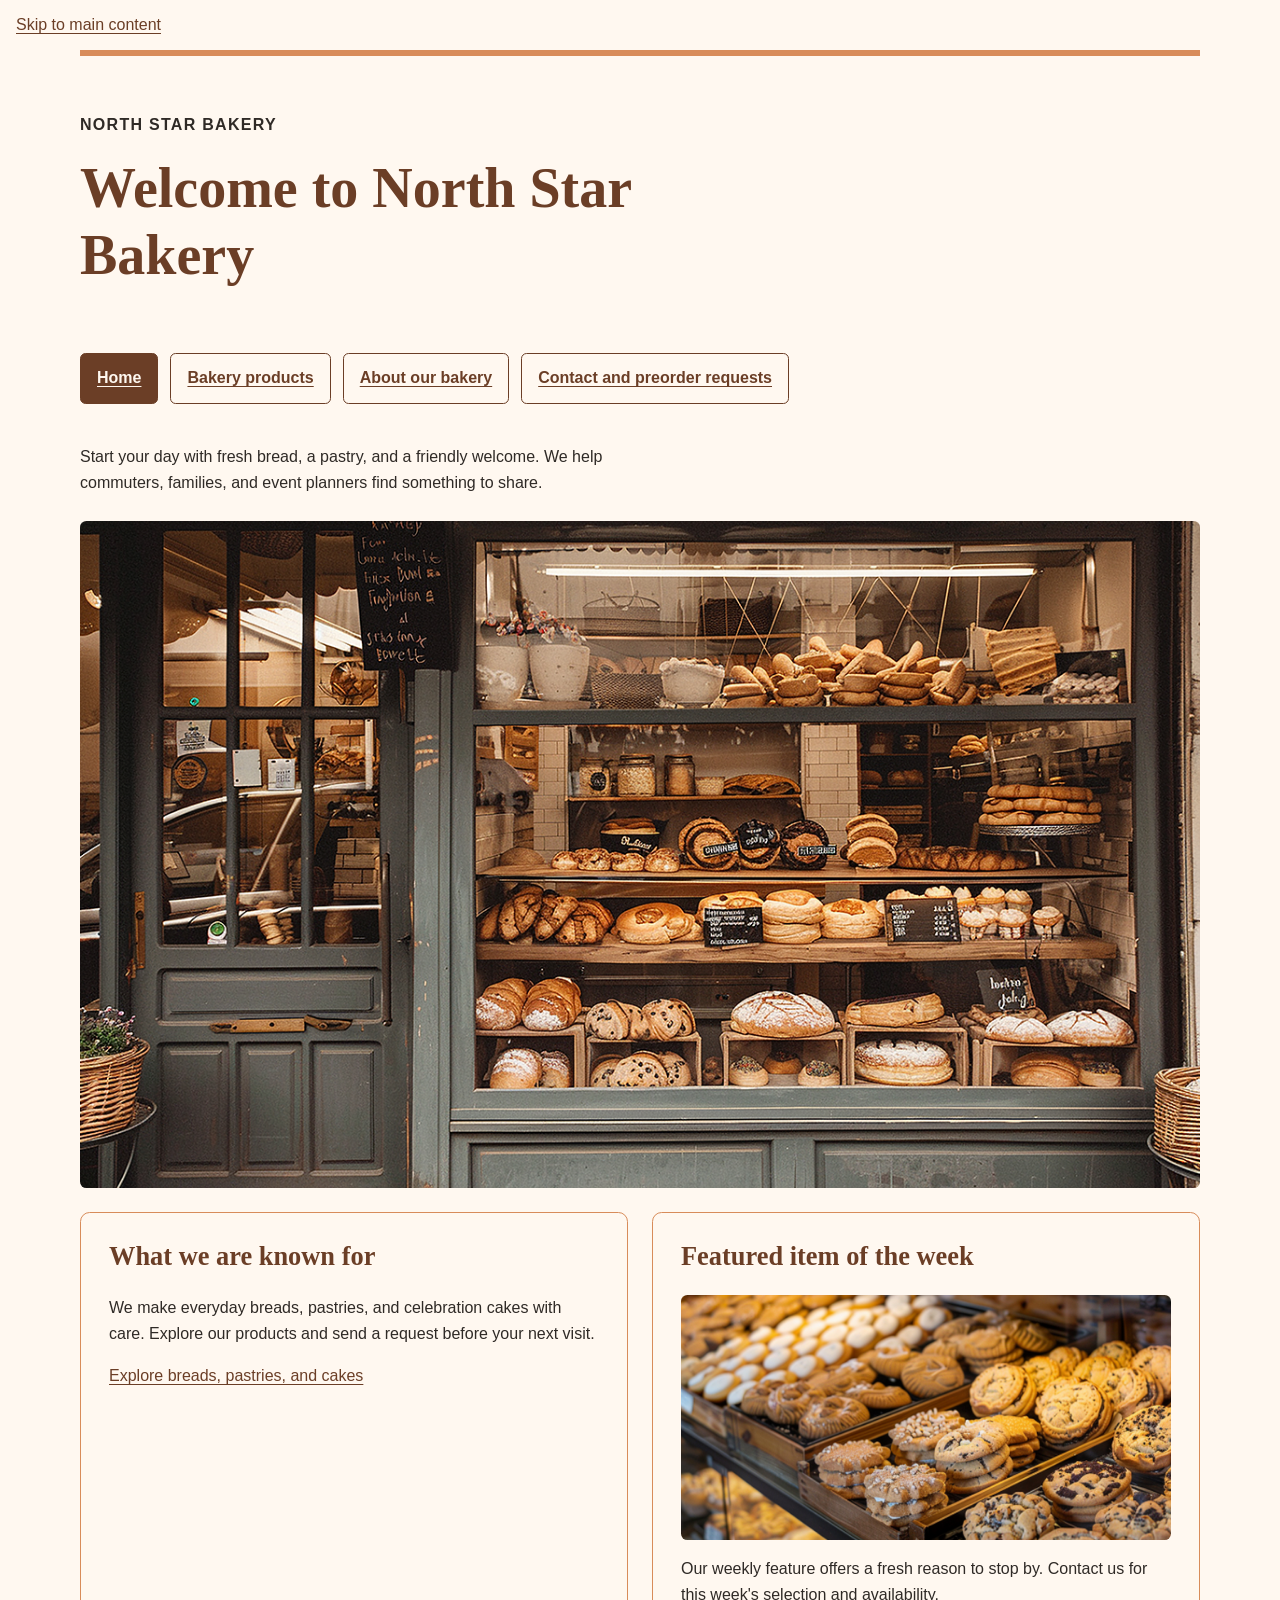
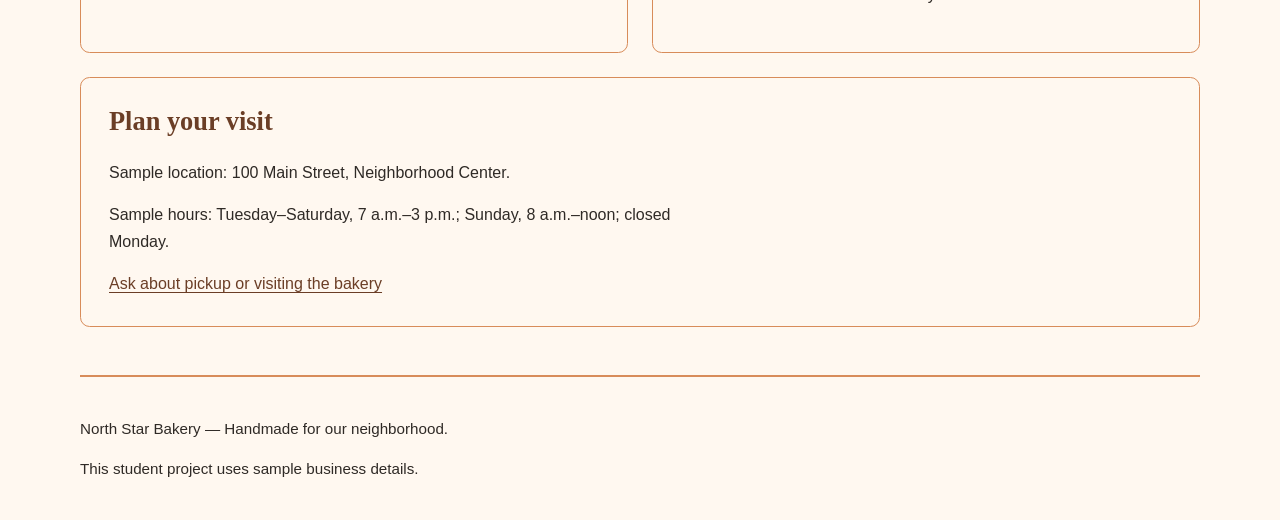
<file: index.html>
<!DOCTYPE html>
<html lang="en">
<head>
  <meta charset="UTF-8">
  <meta name="viewport" content="width=device-width, initial-scale=1.0">
  <title>Home | North Star Bakery</title>
  <link rel="stylesheet" href="styles.css">
  <script src="script.js" defer></script>
</head>
<body>
  <a class="skip-link" href="#main-content">Skip to main content</a>
  <header>
    <p>North Star Bakery</p>
    <h1>Welcome to North Star Bakery</h1>
  </header>
  <nav aria-label="Main navigation">
    <ul>
      <li><a href="index.html" aria-current="page">Home</a></li>
      <li><a href="products.html">Bakery products</a></li>
      <li><a href="about.html">About our bakery</a></li>
      <li><a href="contact.html">Contact and preorder requests</a></li>
    </ul>
  </nav>
  <main id="main-content">
    <p>Start your day with fresh bread, a pastry, and a friendly welcome.
      We help commuters, families, and event planners find something to share.</p>
    <img src="bakery-storefront_c.png"
      alt="Storefront of North Star Bakery" width="600">
    <section>
      <h2>What we are known for</h2>
      <p>We make everyday breads, pastries, and celebration cakes with care.
        Explore our products and send a request before your next visit.</p>
      <a href="products.html">Explore breads, pastries, and cakes</a>
    </section>
    <section>
      <h2>Featured item of the week</h2>
      <picture>
        <source media="(min-width: 800px)"
          srcset="bakery-feature-large_c.png">
        <img src="bakery-feature-small_c.png"
          alt="Featured bakery item of the week" width="600">
      </picture>
      <p>Our weekly feature offers a fresh reason to stop by.
        Contact us for this week's selection and availability.</p>
    </section>
    <section>
      <h2>Plan your visit</h2>
      <p>Sample location: 100 Main Street, Neighborhood Center.</p>
      <p>Sample hours: Tuesday–Saturday, 7 a.m.–3 p.m.;
        Sunday, 8 a.m.–noon; closed Monday.</p>
      <a href="contact.html">Ask about pickup or visiting the bakery</a>
    </section>
  </main>
  <footer>
    <p>North Star Bakery — Handmade for our neighborhood.</p>
    <p>This student project uses sample business details.</p>
  </footer>
</body>
</html>
</file>
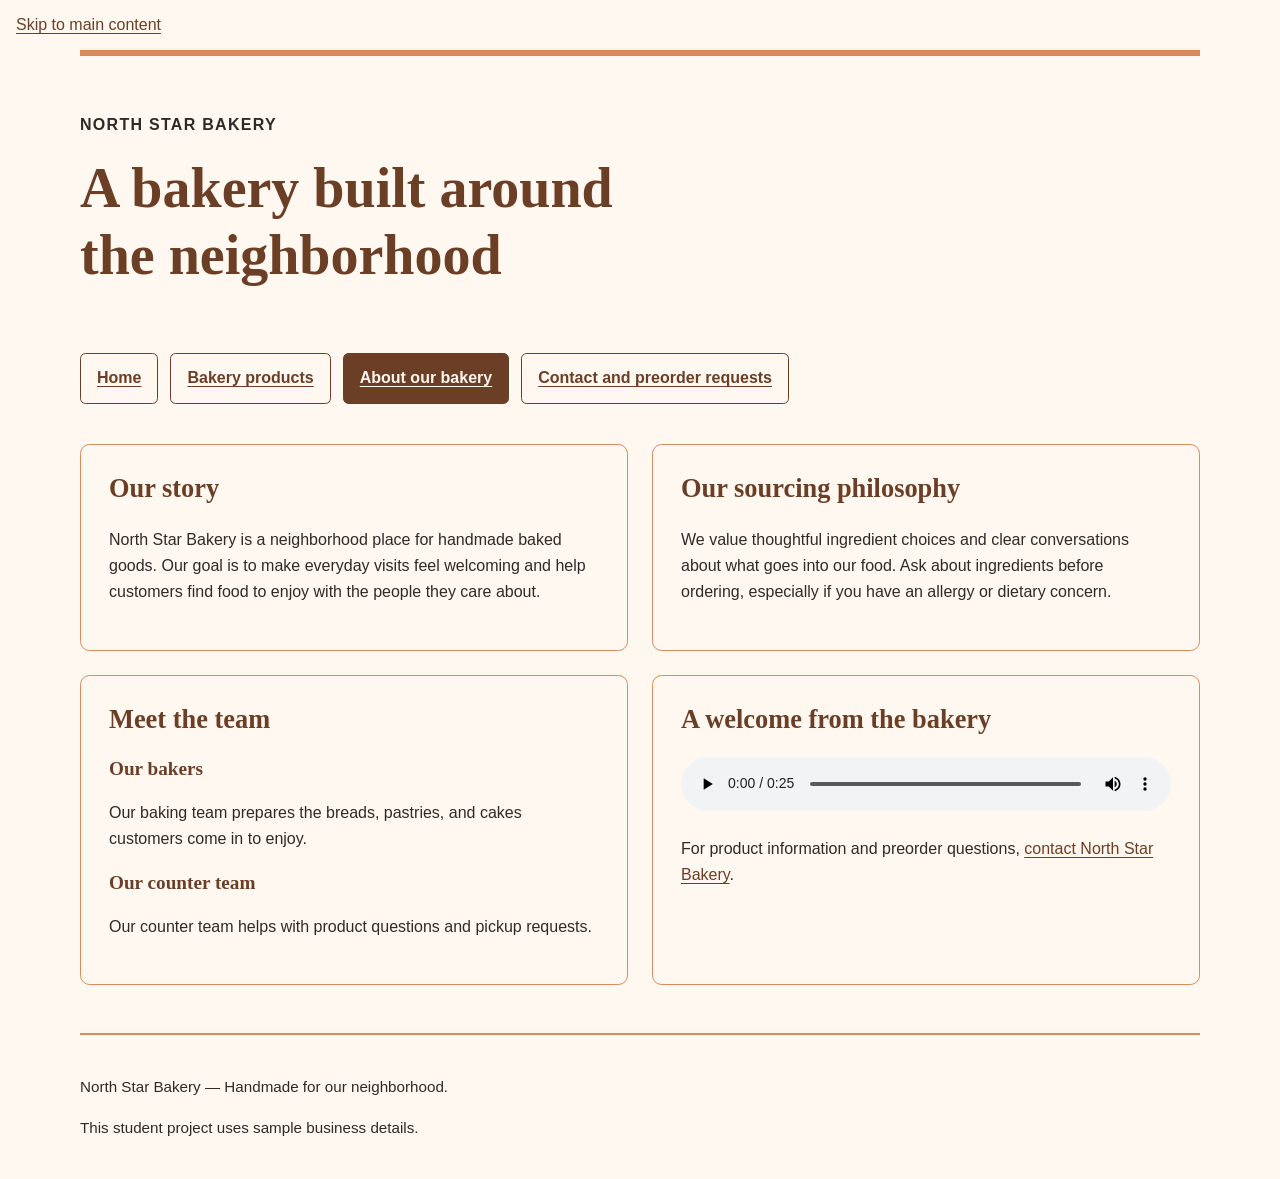
<file: about.html>
<!DOCTYPE html>
<html lang="en">
<head>
  <meta charset="UTF-8">
  <meta name="viewport" content="width=device-width, initial-scale=1.0">
  <title>About | North Star Bakery</title>
  <link rel="stylesheet" href="styles.css">
  <script src="script.js" defer></script>
</head>
<body>
  <a class="skip-link" href="#main-content">Skip to main content</a>
  <header>
    <p>North Star Bakery</p>
    <h1>A bakery built around the neighborhood</h1>
  </header>
  <nav aria-label="Main navigation">
    <ul>
      <li><a href="index.html">Home</a></li>
      <li><a href="products.html">Bakery products</a></li>
      <li><a href="about.html" aria-current="page">About our bakery</a></li>
      <li><a href="contact.html">Contact and preorder requests</a></li>
    </ul>
  </nav>
  <main id="main-content">
    <section>
      <h2>Our story</h2>
      <p>North Star Bakery is a neighborhood place for handmade baked goods.
        Our goal is to make everyday visits feel welcoming and help customers
        find food to enjoy with the people they care about.</p>
    </section>
    <section>
      <h2>Our sourcing philosophy</h2>
      <p>We value thoughtful ingredient choices and clear conversations about
        what goes into our food. Ask about ingredients before ordering,
        especially if you have an allergy or dietary concern.</p>
    </section>
    <section>
      <h2>Meet the team</h2>
      <h3>Our bakers</h3>
      <p>Our baking team prepares the breads, pastries, and cakes customers
        come in to enjoy.</p>
      <h3>Our counter team</h3>
      <p>Our counter team helps with product questions and pickup requests.</p>
    </section>
    <section>
      <h2>A welcome from the bakery</h2>
      <audio controls preload="metadata">
        <source src="bakery-welcome_c.mp3" type="audio/mpeg">
        Your browser does not support audio playback.
        <a href="bakery-welcome_c.mp3">Download the bakery welcome audio</a>.
      </audio>
      <p>For product information and preorder questions,
        <a href="contact.html">contact North Star Bakery</a>.</p>
    </section>
  </main>
  <footer>
    <p>North Star Bakery — Handmade for our neighborhood.</p>
    <p>This student project uses sample business details.</p>
  </footer>
</body>
</html>
</file>
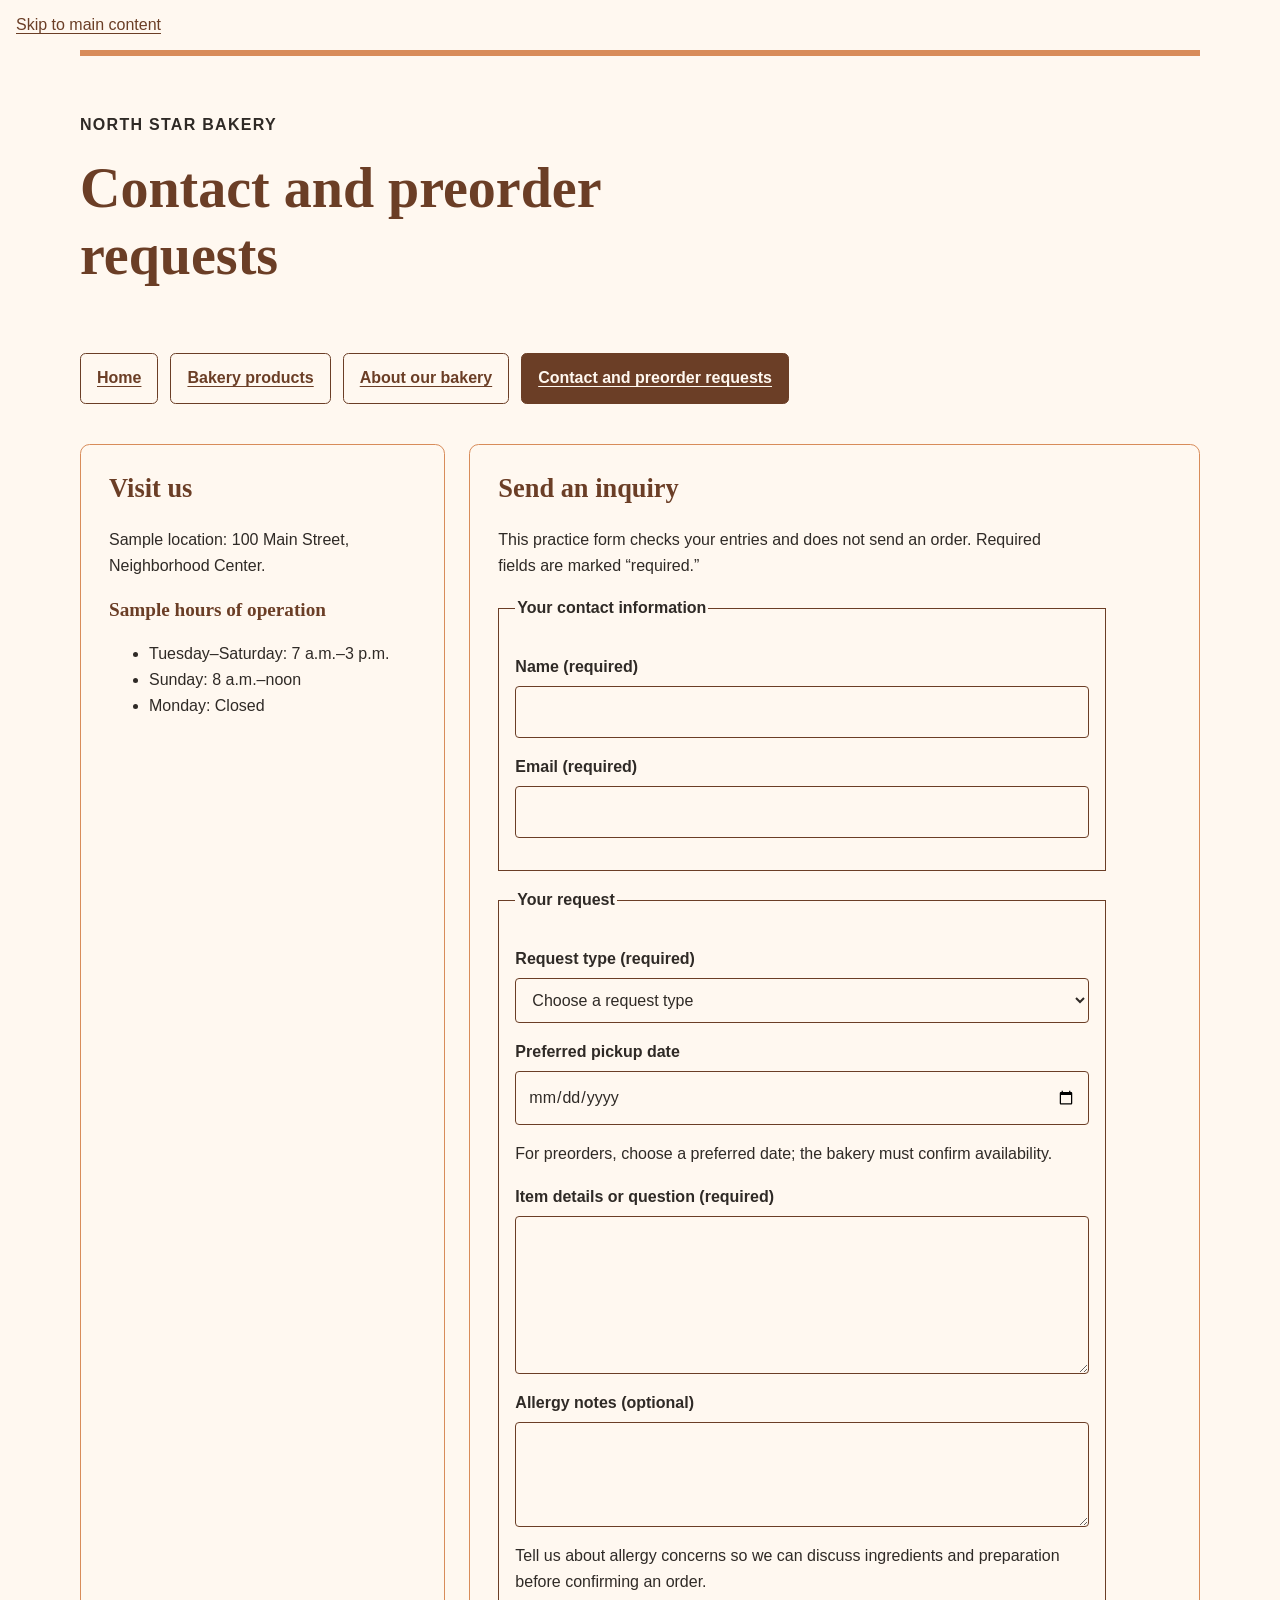
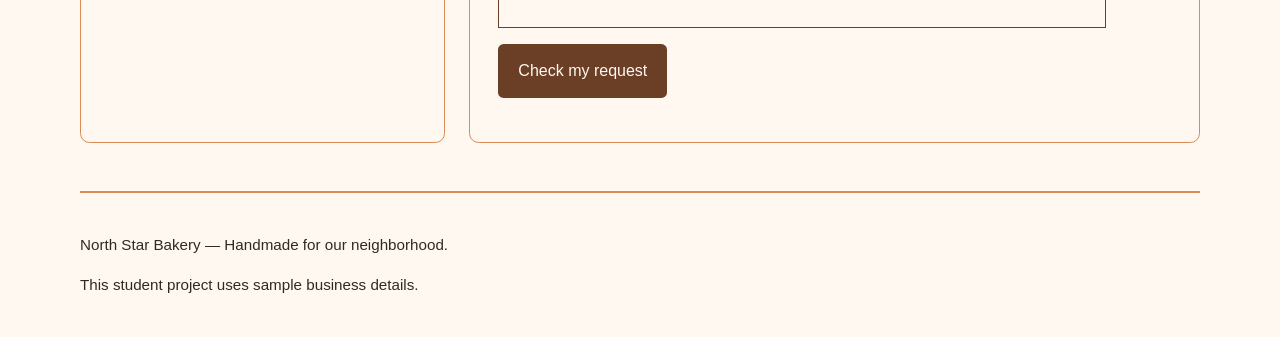
<file: contact.html>
<!DOCTYPE html>
<html lang="en">
<head>
  <meta charset="UTF-8">
  <meta name="viewport" content="width=device-width, initial-scale=1.0">
  <title>Contact | North Star Bakery</title>
  <link rel="stylesheet" href="styles.css">
  <script src="script.js" defer></script>
</head>
<body class="contact-page">
  <a class="skip-link" href="#main-content">Skip to main content</a>
  <header>
    <p>North Star Bakery</p>
    <h1>Contact and preorder requests</h1>
  </header>
  <nav aria-label="Main navigation">
    <ul>
      <li><a href="index.html">Home</a></li>
      <li><a href="products.html">Bakery products</a></li>
      <li><a href="about.html">About our bakery</a></li>
      <li><a href="contact.html" aria-current="page">Contact and preorder requests</a></li>
    </ul>
  </nav>
  <main id="main-content">
    <section>
      <h2>Visit us</h2>
      <p>Sample location: 100 Main Street, Neighborhood Center.</p>
      <h3>Sample hours of operation</h3>
      <ul>
        <li>Tuesday–Saturday: 7 a.m.–3 p.m.</li>
        <li>Sunday: 8 a.m.–noon</li>
        <li>Monday: Closed</li>
      </ul>
    </section>
    <section>
      <h2>Send an inquiry</h2>
      <p>This practice form checks your entries and does not send
        an order. Required fields are marked “required.”</p>
      <form action="contact.html" method="get">
        <fieldset>
          <legend>Your contact information</legend>
          <p>
            <label for="customer-name">Name (required)</label>
            <input id="customer-name" name="customer-name" type="text" autocomplete="name" minlength="2" maxlength="80" required aria-describedby="customer-name-error">
          <span id="customer-name-error" class="field-error" aria-live="polite"></span></p>
          <p>
            <label for="email">Email (required)</label>
            <input id="email" name="email" type="email" autocomplete="email" required aria-describedby="email-error">
          <span id="email-error" class="field-error" aria-live="polite"></span></p>
        </fieldset>
        <fieldset>
          <legend>Your request</legend>
          <p>
            <label for="request-type">Request type (required)</label>
            <select id="request-type" name="request-type" required aria-describedby="request-type-error">
              <option value="">Choose a request type</option>
              <option value="preorder">Preorder request</option>
              <option value="question">General question</option>
            </select>
          <span id="request-type-error" class="field-error" aria-live="polite"></span></p>
          <p>
            <label for="pickup-date">Preferred pickup date</label>
            <input id="pickup-date" name="pickup-date" type="date" aria-describedby="pickup-help pickup-date-error">
          <span id="pickup-date-error" class="field-error" aria-live="polite"></span></p>
          <p id="pickup-help">For preorders, choose a preferred date;
            the bakery must confirm availability.</p>
          <p>
            <label for="item-details">Item details or question (required)</label>
            <textarea id="item-details" name="item-details" rows="5" minlength="10" maxlength="1500" required aria-describedby="item-details-error"></textarea>
          <span id="item-details-error" class="field-error" aria-live="polite"></span></p>
          <p>
            <label for="allergy-notes">Allergy notes (optional)</label>
            <textarea id="allergy-notes" name="allergy-notes" rows="3" maxlength="500" aria-describedby="allergy-help allergy-notes-error"></textarea>
          <span id="allergy-notes-error" class="field-error" aria-live="polite"></span></p>
          <p id="allergy-help">Tell us about allergy concerns so we can discuss
            ingredients and preparation before confirming an order.</p>
        </fieldset>
        <button type="submit">Check my request</button>
      <p id="form-status" role="status" aria-live="polite"></p></form>
    </section>
  </main>
  <footer>
    <p>North Star Bakery — Handmade for our neighborhood.</p>
    <p>This student project uses sample business details.</p>
  </footer>
</body>
</html>
</file>
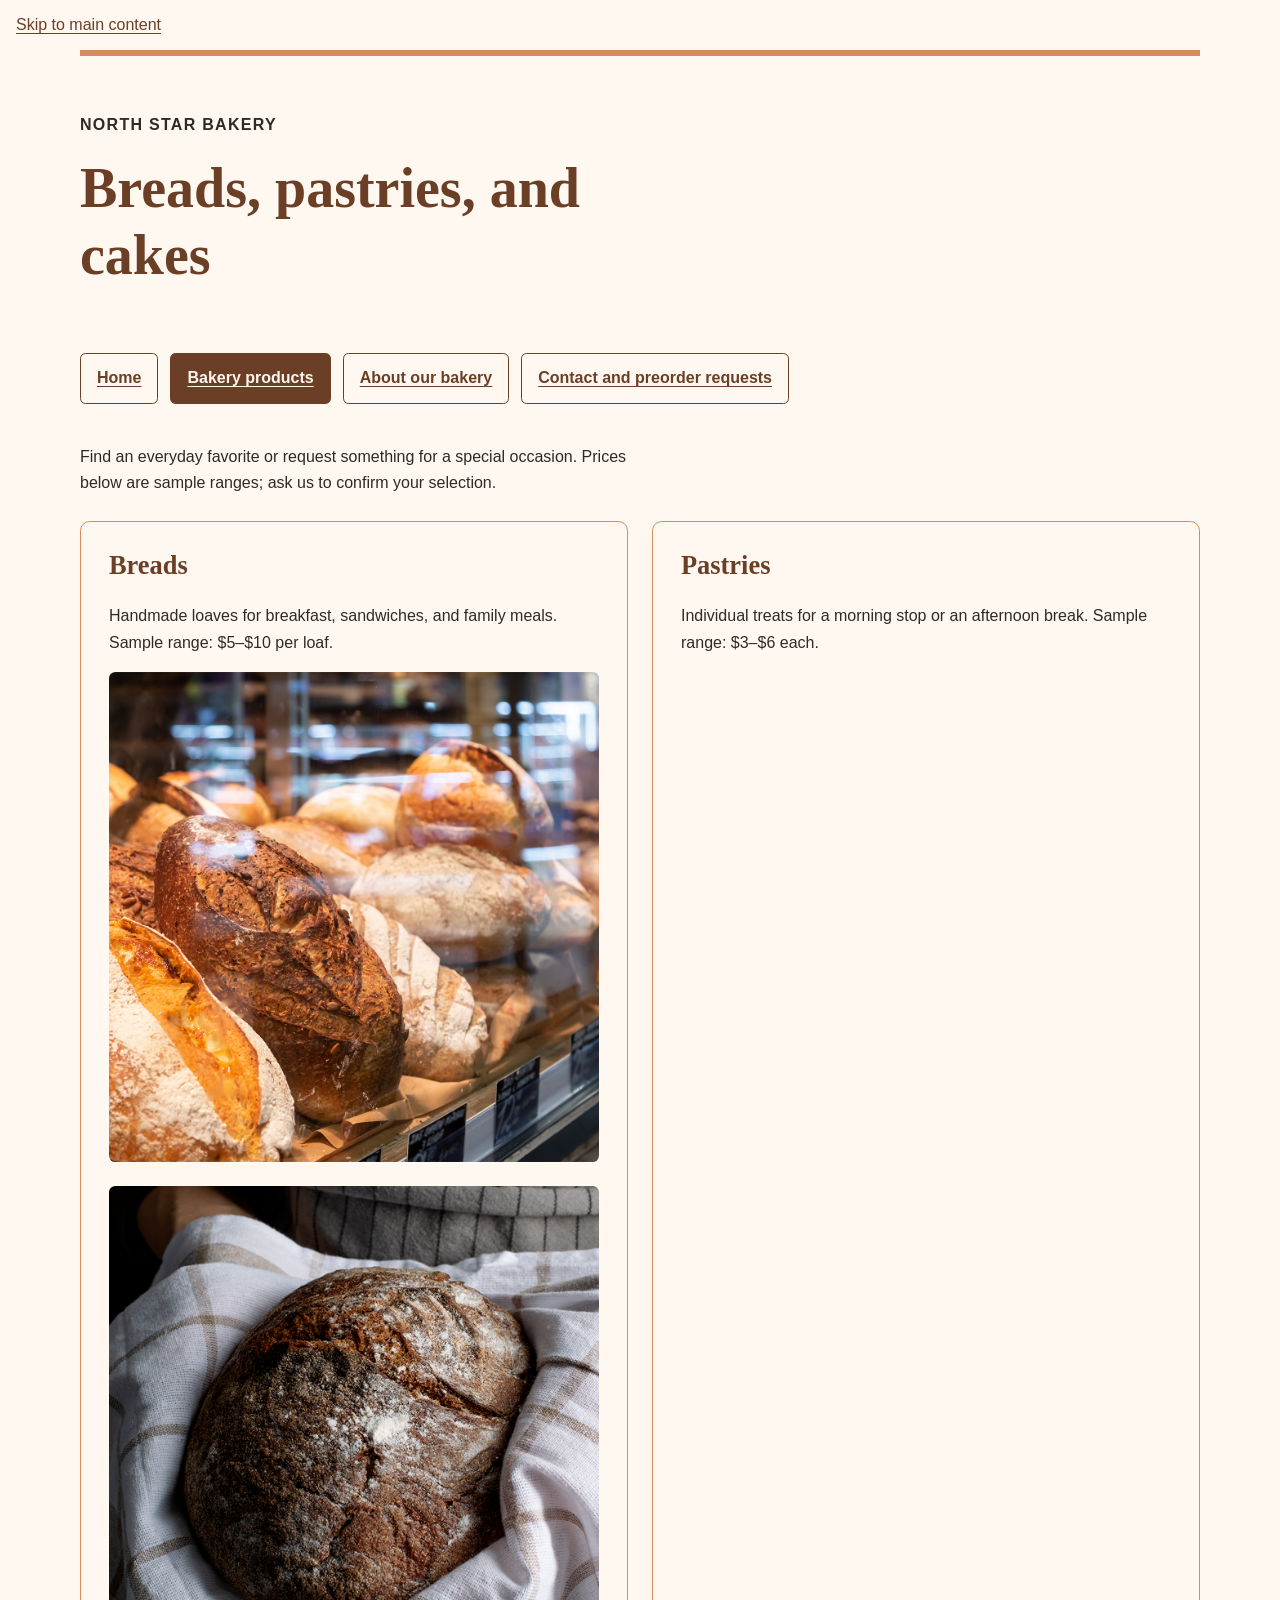
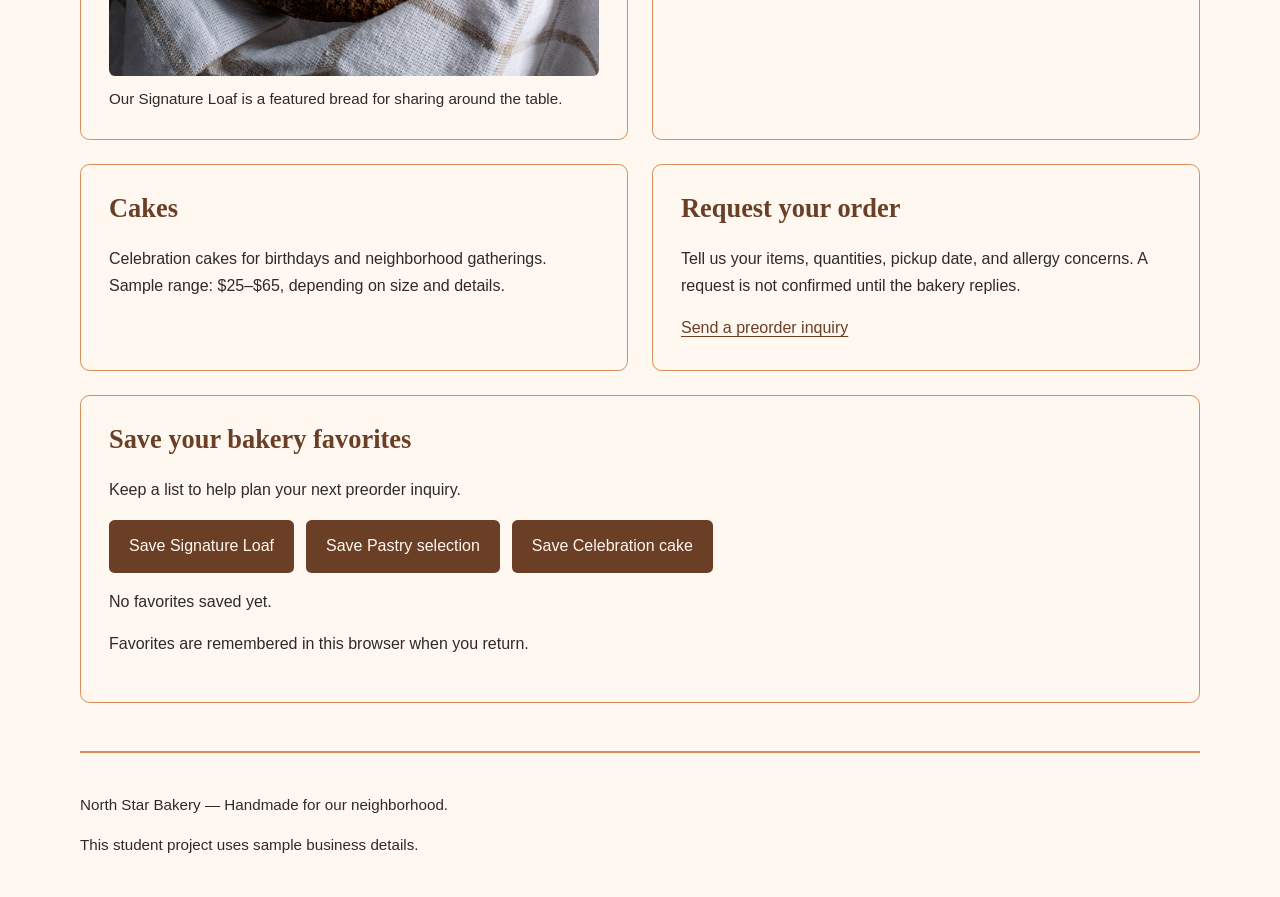
<file: products.html>
<!DOCTYPE html>
<html lang="en">
<head>
  <meta charset="UTF-8">
  <meta name="viewport" content="width=device-width, initial-scale=1.0">
  <title>Products | North Star Bakery</title>
  <link rel="stylesheet" href="styles.css">
  <script src="script.js" defer></script>
</head>
<body>
  <a class="skip-link" href="#main-content">Skip to main content</a>
  <header>
    <p>North Star Bakery</p>
    <h1>Breads, pastries, and cakes</h1>
  </header>
  <nav aria-label="Main navigation">
    <ul>
      <li><a href="index.html">Home</a></li>
      <li><a href="products.html" aria-current="page">Bakery products</a></li>
      <li><a href="about.html">About our bakery</a></li>
      <li><a href="contact.html">Contact and preorder requests</a></li>
    </ul>
  </nav>
  <main id="main-content">
    <p>Find an everyday favorite or request something for a special occasion.
      Prices below are sample ranges; ask us to confirm your selection.</p>
    <section>
      <h2>Breads</h2>
      <p>Handmade loaves for breakfast, sandwiches, and family meals.
        Sample range: $5–$10 per loaf.</p>
      <img src="bakery-bread_c.png"
        alt="Bread offered by North Star Bakery" width="600">
      <figure>
        <img src="bakery-signature-loaf_c.png"
          alt="North Star Bakery signature loaf" width="600">
        <figcaption>Our Signature Loaf is a featured bread for sharing
          around the table.</figcaption>
      </figure>
    </section>
    <section>
      <h2>Pastries</h2>
      <p>Individual treats for a morning stop or an afternoon break.
        Sample range: $3–$6 each.</p>
    </section>
    <section>
      <h2>Cakes</h2>
      <p>Celebration cakes for birthdays and neighborhood gatherings.
        Sample range: $25–$65, depending on size and details.</p>
    </section>
    <section>
      <h2>Request your order</h2>
      <p>Tell us your items, quantities, pickup date, and allergy concerns.
        A request is not confirmed until the bakery replies.</p>
      <a href="contact.html">Send a preorder inquiry</a>
    </section>
    <section aria-labelledby="favorites-heading">
      <h2 id="favorites-heading">Save your bakery favorites</h2>
      <p>Keep a list to help plan your next preorder inquiry.</p>
      <ul id="favorite-products"></ul>
      <p id="favorite-summary" role="status" aria-live="polite"></p>
      <p id="storage-note"></p>
      <noscript>Enable JavaScript to save favorites in this browser.</noscript>
    </section>
  </main>
  <footer>
    <p>North Star Bakery — Handmade for our neighborhood.</p>
    <p>This student project uses sample business details.</p>
  </footer>
</body>
</html>
</file>
<file: styles.css>
/* Mobile first: one shared stylesheet for the four bakery pages. */
:root {
  --cream: #fff8f0;
  --brown: #6b3e26;
  --peach: #d88c5a;
  --charcoal: #2f2a26;
}
* { box-sizing: border-box; }
body {
  margin: 0;
  background: var(--cream);
  color: var(--charcoal);
  font-family: Arial, sans-serif;
  font-size: 1rem;
  line-height: 1.65;
}
a { color: var(--brown); text-underline-offset: .2em; }
a:hover { text-decoration-thickness: .18em; }
a:focus-visible, input:focus-visible, select:focus-visible,
textarea:focus-visible, button:focus-visible {
  outline: 3px solid var(--brown);
  outline-offset: 4px;
}
.skip-link { display: inline-block; margin: .75rem 1rem; }
header, nav, main, footer {
  width: min(100% - 2rem, 70rem);
  margin-inline: auto;
}
header { padding-block: 1.5rem; border-top: 6px solid var(--peach); }
header p { font-weight: bold; letter-spacing: .08em; text-transform: uppercase; }
h1, h2, h3 { font-family: Georgia, serif; line-height: 1.2; color: var(--brown); }
h1 { font-size: 2.25rem; max-width: 22ch; margin: .5rem 0; }
h2 { font-size: 1.65rem; margin-top: 0; }
h3 { font-size: 1.2rem; }
p { max-width: 65ch; }
nav ul { display: flex; flex-direction: column; gap: .5rem; padding: 0; list-style: none; }
nav a {
  display: block;
  padding: .7rem 1rem;
  border: 1px solid var(--brown);
  border-radius: .35rem;
  font-weight: bold;
}
nav a[aria-current="page"] { color: var(--cream); background: var(--brown); }
main { display: flex; flex-direction: column; gap: 1.25rem; padding-block: 1.5rem 3rem; }
main > p { margin: 0; }
section { padding: 1.25rem; border: 1px solid var(--peach); border-radius: .6rem; min-width: 0; }
img { display: block; max-width: 100%; height: auto; border-radius: .4rem; }
picture { display: block; }
figure { margin: 1.5rem 0 0; }
figcaption { font-size: .95rem; margin-top: .6rem; }
audio, video { width: 100%; max-width: 36rem; }
form { max-width: 38rem; }
fieldset { min-width: 0; margin: 1rem 0; padding: 1rem; border: 1px solid var(--brown); }
legend, label { font-weight: bold; }
label { display: block; margin-bottom: .35rem; }
input, select, textarea, button { font: inherit; }
input, select, textarea {
  display: block; width: 100%; padding: .75rem;
  border: 1px solid var(--brown); border-radius: .25rem;
  background: var(--cream); color: var(--charcoal);
}
textarea { resize: vertical; }
button { background: var(--brown); color: var(--cream); border: 0; border-radius: .35rem; padding: .85rem 1.25rem; cursor: pointer; }
footer { border-top: 2px solid var(--peach); padding-block: 1.5rem; font-size: .95rem; }
/* Wider screens: wrap the menu and arrange content sections side by side. */
@media (min-width: 48rem) {
  header { padding-block: 2.5rem; }
  h1 { font-size: 3.5rem; }
  nav ul { flex-direction: row; flex-wrap: wrap; gap: .75rem; }
  main { flex-direction: row; flex-wrap: wrap; gap: 1.5rem; }
  main > p, main > img { flex-basis: 100%; }
  main > section { flex: 1 1 calc(50% - 1.5rem); }
  section { padding: 1.75rem; }
  .contact-page main > section:first-of-type { flex: 1 1 30%; }
  .contact-page main > section:last-of-type { flex: 2 1 60%; }
}

#favorite-products { display:flex; flex-wrap:wrap; gap:.75rem; list-style:none; padding:0; }
.field-error { display:block; color:var(--brown); font-weight:bold; margin-top:.35rem; }
[aria-invalid="true"] { border:2px solid var(--brown); }
</file>
